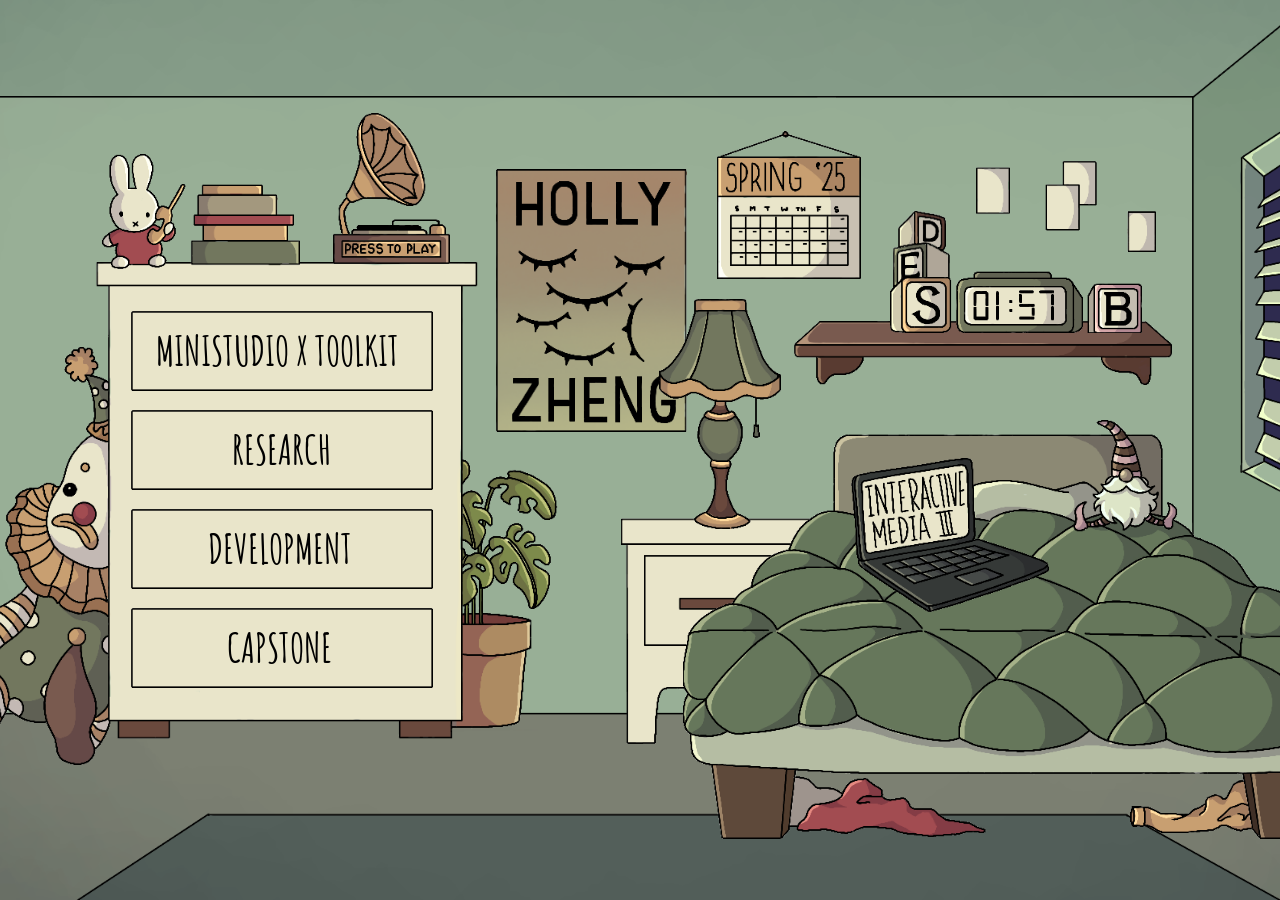
<file: index.html>
<!DOCTYPE html>
<html lang="en">
<head>
    <meta charset="UTF-8">
    <meta name="viewport" content="width=device-width, initial-scale=1.0">
    <title>Portal Page</title>

    <link rel="stylesheet" href="styles.css">

    <link rel="preconnect" href="https://fonts.googleapis.com">
    <link rel="preconnect" href="https://fonts.gstatic.com" crossorigin>
    <link href="https://fonts.googleapis.com/css2?family=Amatic+SC:wght@400;700&family=Patrick+Hand+SC&display=swap" rel="stylesheet">
</head>

<body>
    <div id="screen">
        <img src="images/bg-light.PNG" alt="background" id="bg">

    <div class="container">
        <img src="images/paper-light.PNG" alt="paper" id="paper" class="scalable">

        <img src="images/shelf-light.PNG" alt="shelf" id="shelf" class="scalable">

        <img src="images/des-light.PNG" alt="des" id="des" class="scalable">

        <img src="images/calendar-light.PNG" alt="calendar" id="cal" class="scalable">

        <img src="images/poster-light.PNG" alt="poster" id="poster" class="scalable">

        <img src="images/nightstand-light.PNG" alt="nightstand" id="nightstand" class="scalable">

        <img src="images/monster-light.PNG" alt="clothes" id="clotheslight" class="scalable">

        <img src="images/bed-light.PNG" alt="bed" id="bedlight" class="scalable">

        <img src="images/laptop-light.PNG" alt="laptop" id="laptop" class="scalable">

        <img src="images/clown-light.PNG" alt="closet" id="closetlight" class="scalable">

        <img src="images/miffy-light.PNG" alt="miffy" id="miffylight" class="scalable">

        <img src="images/lamp-light.PNG" alt="lamp" id="lamplight" class="scalable">

        <img src="images/record-light.PNG" alt="record" id="musiclight" class="scalable">

        
        <img src="images/drawer-light.PNG" alt="drawer" id="drawerlight1">
        <img src="images/drawer-light.PNG" alt="drawer" id="drawerlight2">
        <img src="images/drawer-light.PNG" alt="drawer" id="drawerlight3">
        <img src="images/drawer-light.PNG" alt="drawer" id="drawerlight4">

        <h2 id="text1" class="text">MINISTUDIO X TOOLKIT</h2>
        <h2 id="text2" class="text">RESEARCH</h2>
        <h2 id="text3" class="text">DEVELOPMENT</h2>
        <h2 id="text4" class="text">CAPSTONE</h2>

        <div class="link-group" id="group1">
            <a href="catTV/index.html" id="cattv" class="link hidden">ministudio 1</a>
            <a href="piggybankbreakdown/index.html" id="piggy" class="link hidden">ministudio 2</a>
            <a href="ministudio3/index.html" id="lib" class="link hidden">ministudio 3</a>
            <a href="toolkits/friendslist/index.html" class="link hidden" id="friendslist">friends list</a>
            <a href="toolkits/library-challenge/index.html" class="link hidden" id="library">libraries</a>
        </div>

        <div class="link-group" id="group2">
            <a href="https://www.figma.com/board/UyV6CoCmcp1vwDZda85XML/Capstone-Project-Brainstorming--Copy-?node-id=0-1&p=f&t=Q3f7ZYfSsQCaRRt2-0" id="brainstorm" class="link hidden">project mindmap</a>
            <a href="research/comparison.html" id="comparison" class="link hidden">comparative analysis</a>
            <a href="research/bibliography.html" id="bibliography" class="link hidden">annotated bibliography</a>
            <a href="research/feasibility.html" id="feasibility" class="link hidden">feasibility report</a>
        </div>

        <div class="link-group" id="group3">
            <a href="capstone/idolchase/index.html" id="version1" class="link hidden">version 1</a>
            <a href="capstone/idolchase/index.html" id="usable" class="link hidden"> usability test</a>
            <a href="capstone/idolchase-v2/index.html" id="version2" class="link hidden">version 2</a>
        </div> 

        <div class="link-group" id="group4">
            <a href="capstone/proposal/proposal.html" id="proposal" class="link hidden">proposal</a>
            <a href="capstone/idolchase-v2/index.html" id="final" class="link hidden">Final</a>
            <a href="capstone/case-study-template/index.html" id="casestudy" class="link hidden">case study</a>
        </div> 
    </div>

    <audio id="audio-player"></audio>

    <script src="script.js"></script>
    </div>
</body>
</html>
</file>
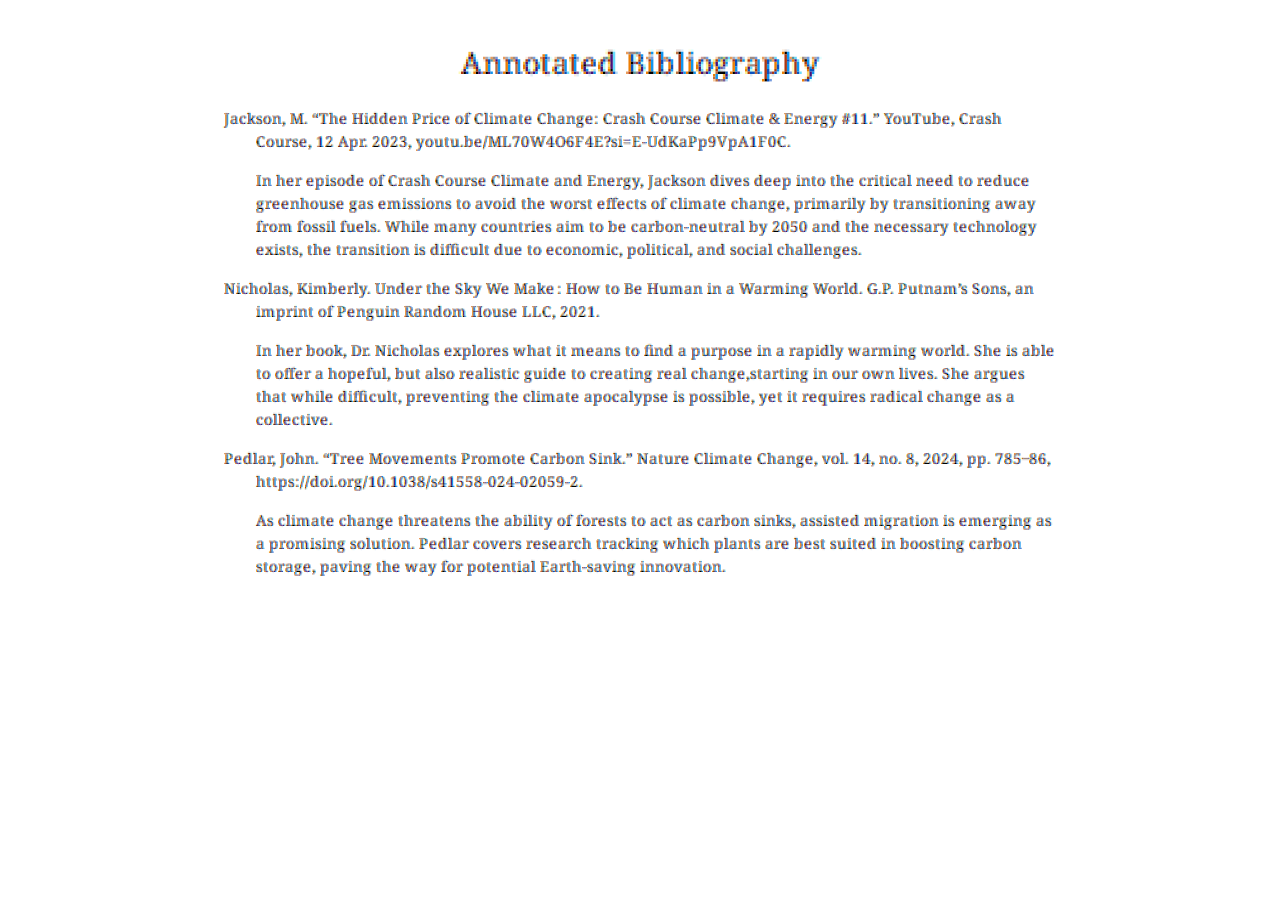
<file: research/bibliography.html>
<!DOCTYPE html>
<html lang="en">
<head>
    <meta charset="UTF-8">
    <meta name="viewport" content="width=device-width, initial-scale=1.0">
    <title>Annotated Bibliography</title>

    <link rel="stylesheet" href="comparison.css">

    <link href="https://fonts.googleapis.com/css2?family=Coral+Pixels&display=swap" rel="stylesheet">
</head>
<body>
    <h1>Annotated Bibliography</h1>
    <p class="citation">Jackson, M. “The Hidden Price of Climate Change: Crash Course Climate & Energy #11.” YouTube, Crash Course, 12 Apr. 2023, youtu.be/ML70W4O6F4E?si=E-UdKaPp9VpA1F0C. </p>

    <p class="annotation">In her episode of Crash Course Climate and Energy, Jackson dives deep into the critical need to reduce greenhouse gas emissions to avoid the worst effects of climate change, primarily by transitioning away from fossil fuels. While many countries aim to be carbon-neutral by 2050 and the necessary technology exists, the transition is difficult due to economic, political, and social challenges.</p>

    <p class="citation">Nicholas, Kimberly. Under the Sky We Make : How to Be Human in a Warming World. G.P. Putnam’s Sons, an imprint of Penguin Random House LLC, 2021.</p>

    <p class="annotation">In her book, Dr. Nicholas explores what it means to find a purpose in a rapidly warming world. She is able to offer a hopeful, but also realistic guide to creating real change,starting in our own lives. She argues that while difficult, preventing the climate apocalypse is possible, yet it requires radical change as a collective.</p>

    <p class="citation">Pedlar, John. “Tree Movements Promote Carbon Sink.” Nature Climate Change, vol. 14, no. 8, 2024, pp. 785–86, https://doi.org/10.1038/s41558-024-02059-2.</p>

    <p class="annotation">As climate change threatens the ability of forests to act as carbon sinks, assisted migration is emerging as a promising solution. Pedlar covers research tracking which plants are best suited in boosting carbon storage, paving the way for potential Earth-saving innovation.</p>
</body>
</html>
</file>
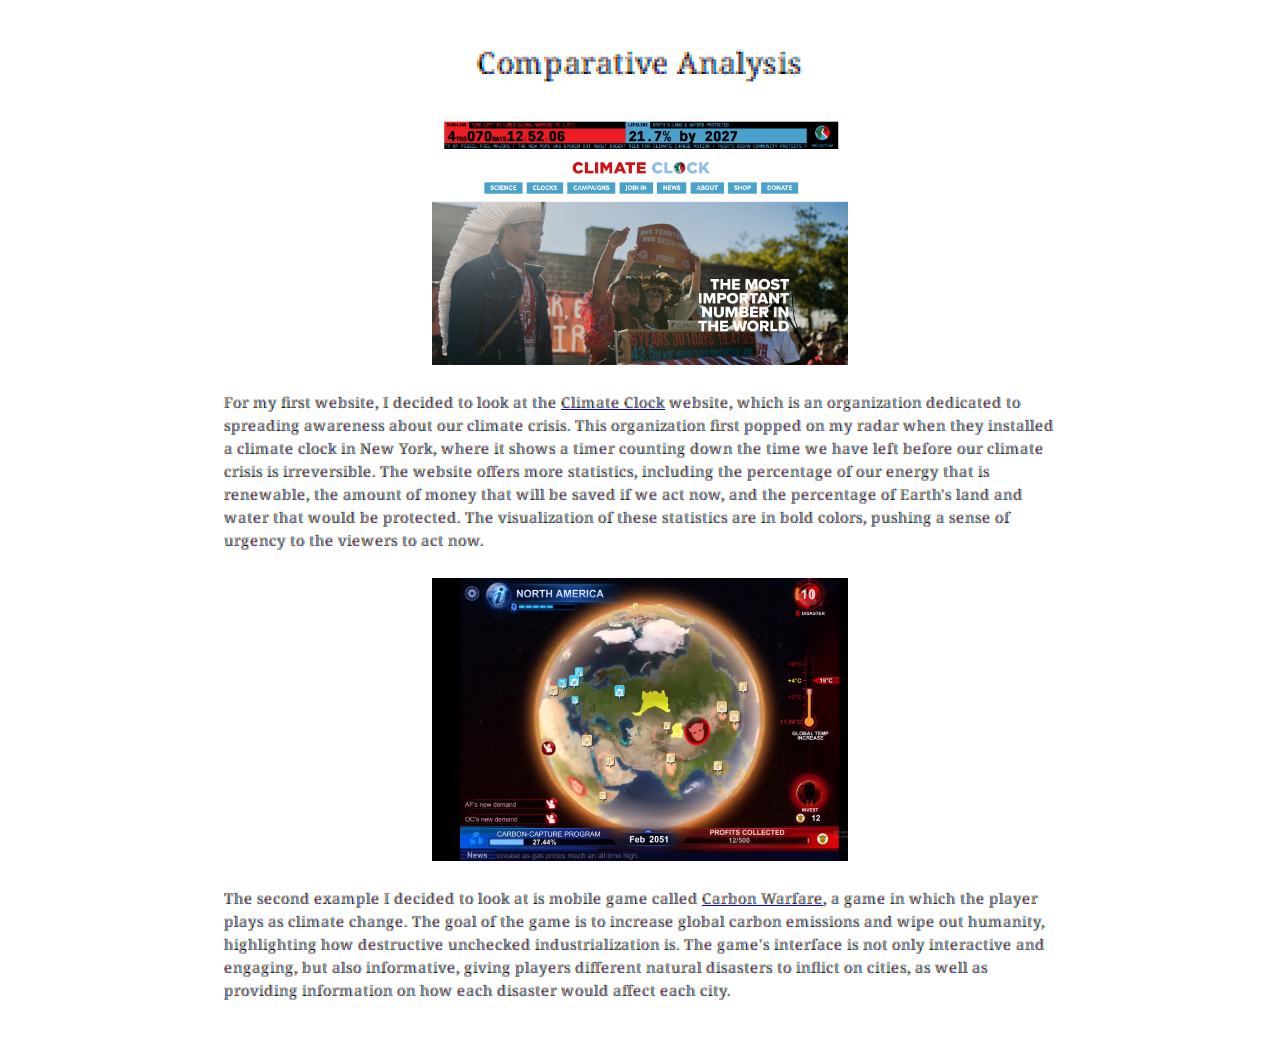
<file: research/comparison.html>
<!DOCTYPE html>
<html lang="en">
<head>
    <meta charset="UTF-8">
    <meta name="viewport" content="width=device-width, initial-scale=1.0">
    <title>Comparative Analysis</title>

    <link rel="stylesheet" href="comparison.css">

    <link href="https://fonts.googleapis.com/css2?family=Coral+Pixels&display=swap" rel="stylesheet">
</head>
<body>
    <h1>Comparative Analysis</h1>

    <img src="images/climateclock.png" alt="climate-clock">

    <p>For my first website, I decided to look at the <a href="https://climateclock.world/">Climate Clock</a> website, which is an organization dedicated to spreading awareness about our climate crisis. This organization first popped on my radar when they installed a climate clock in New York, where it shows a timer counting down the time we have left before our climate crisis is irreversible. The website offers more statistics, including the percentage of our energy that is renewable, the amount of money that will be saved if we act now, and the percentage of Earth's land and water that would be protected. The visualization of these statistics are in bold colors, pushing a sense of urgency to the viewers to act now.</p>

    <img src="images/carbon-warefare.png" alt-="carbon-warefare">

    <p>The second example I decided to look at is mobile game called <a href="https://carbon-warfare.en.softonic.com/android">Carbon Warfare</a>, a game in which the player plays as climate change. The goal of the game is to increase global carbon emissions and wipe out humanity, highlighting how destructive unchecked industrialization is. The game's interface is not only interactive and engaging, but also informative, giving players different natural disasters to inflict on cities, as well as providing information on how each disaster would affect each city.</p>

</body>
</html>
</file>
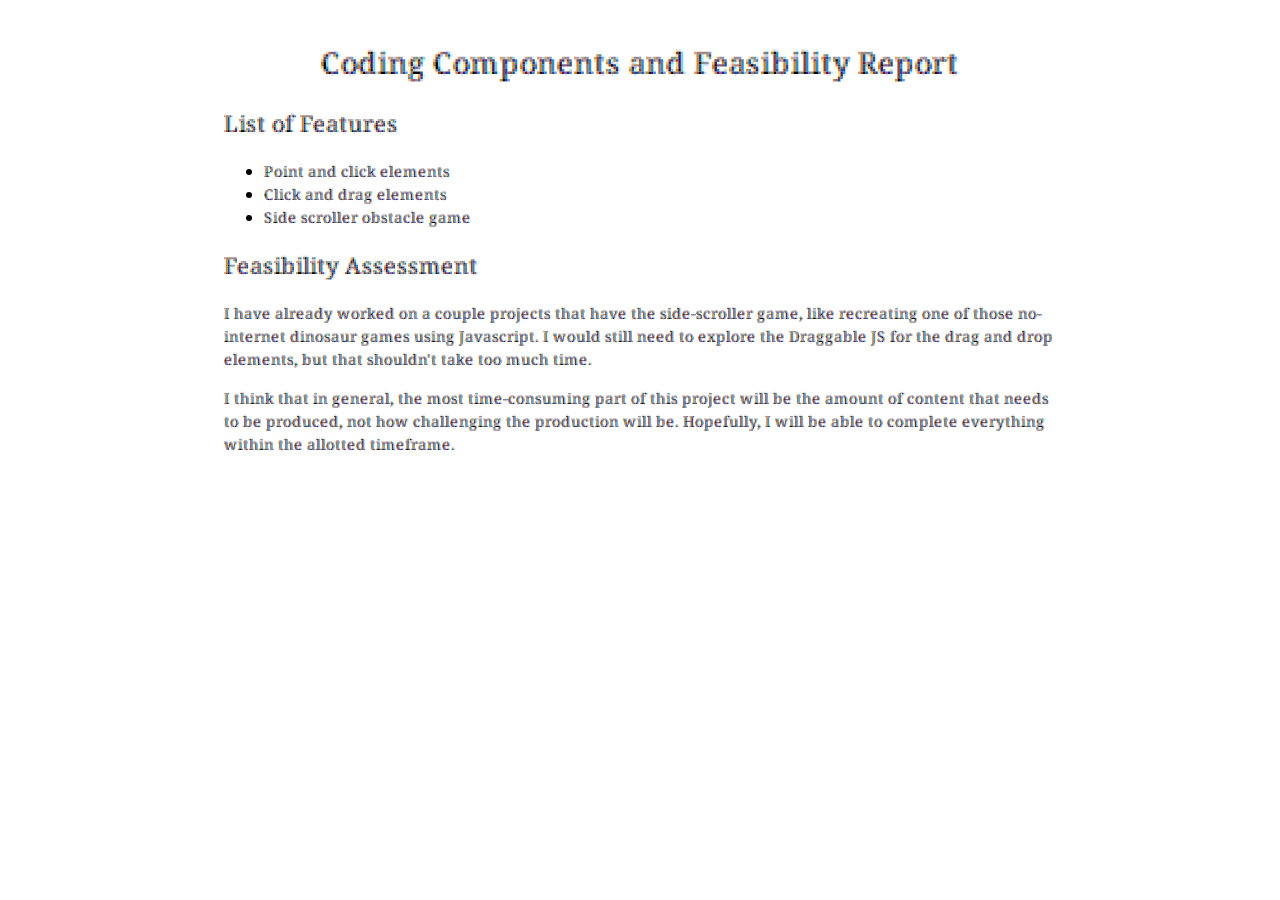
<file: research/feasibility.html>
<!DOCTYPE html>
<html lang="en">
<head>
    <meta charset="UTF-8">
    <meta name="viewport" content="width=device-width, initial-scale=1.0">
    <title>Coding Components and Feasibility Report</title>

    
    <link rel="stylesheet" href="comparison.css">

    <link href="https://fonts.googleapis.com/css2?family=Coral+Pixels&display=swap" rel="stylesheet">
</head>
<body>
    <h1>Coding Components and Feasibility Report</h1>

    <h2>List of Features</h2>
    <ul>
        <li>Point and click elements</li>
        <li>Click and drag elements</li>
        <li>Side scroller obstacle game</li>
    </ul>

    <h2>Feasibility Assessment</h2>
    <p>I have already worked on a couple projects that have the side-scroller game, like recreating one of those no-internet dinosaur games using Javascript. I would still need to explore the Draggable JS for the drag and drop elements, but that shouldn't take too much time.</p>

    <p>I think that in general, the most time-consuming part of this project will be the amount of content that needs to be produced, not how challenging the production will be. Hopefully, I will be able to complete everything within the allotted timeframe.</p>
</body>
</html>
</file>
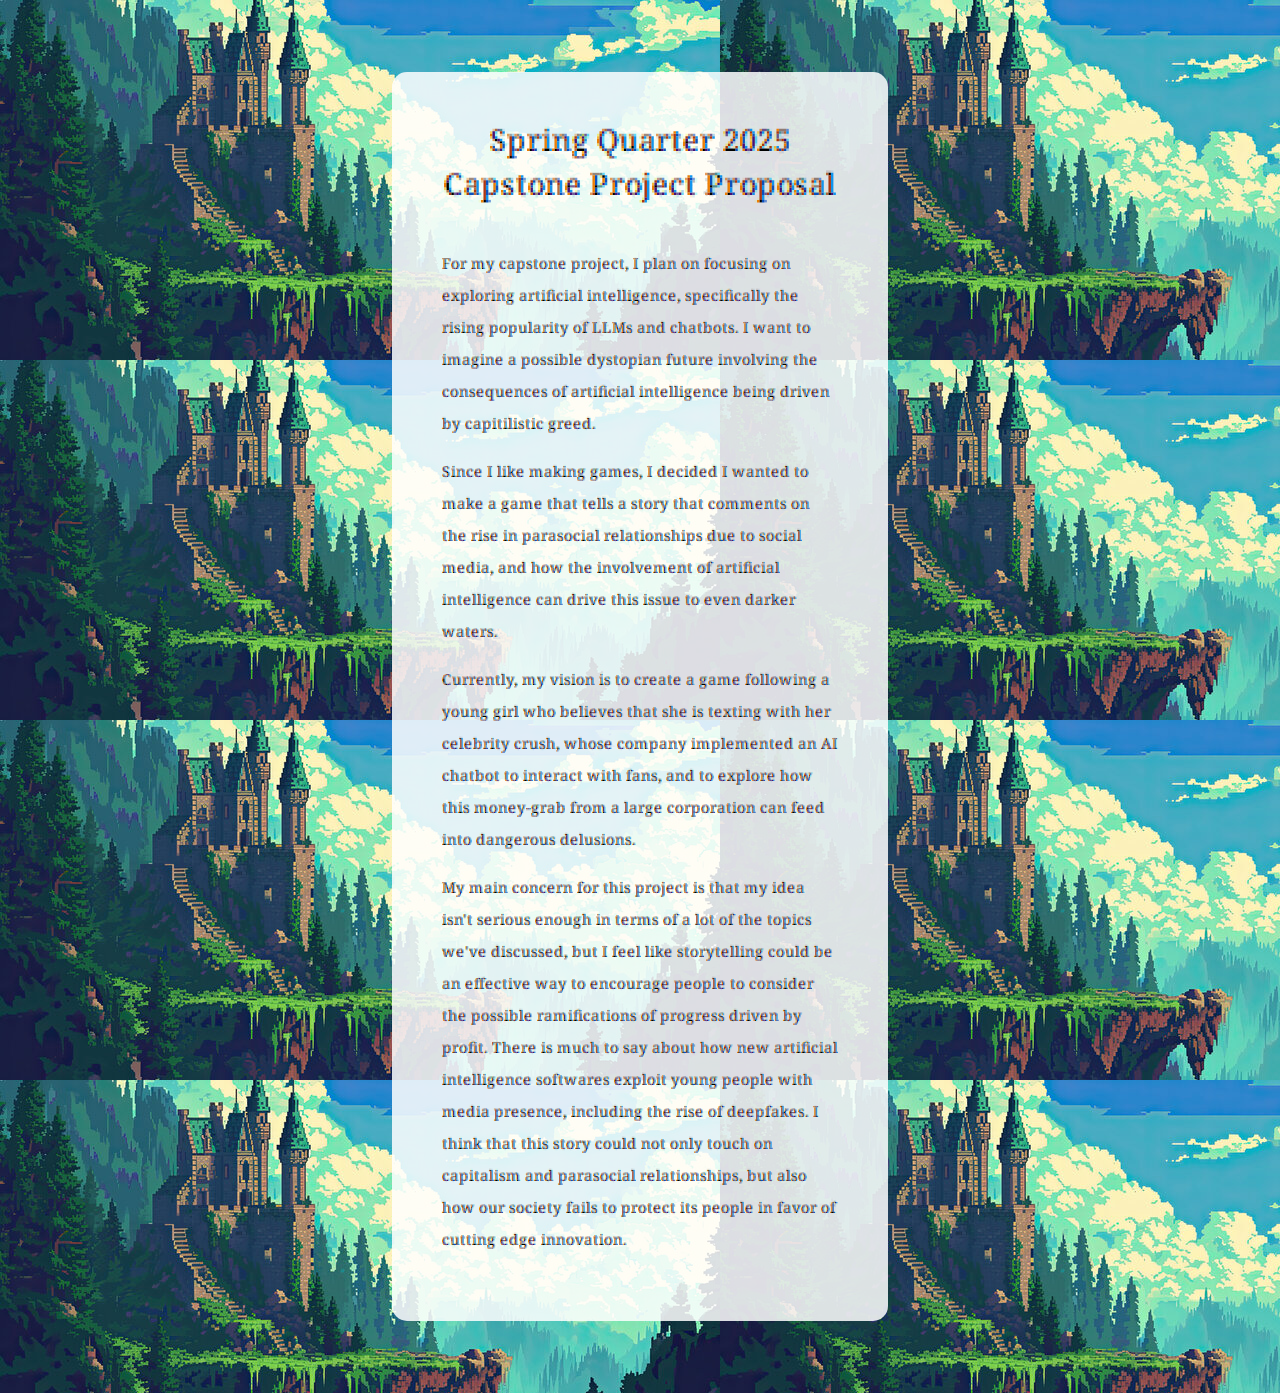
<file: capstone/proposal/proposal.html>
<!DOCTYPE html>
<html lang="en">
<head>
    <meta charset="UTF-8">
    <meta name="viewport" content="width=device-width, initial-scale=1.0">
    <link rel="stylesheet" href="proposal.css">

    <link rel="preconnect" href="https://fonts.googleapis.com">
    <link rel="preconnect" href="https://fonts.gstatic.com" crossorigin>
    <link href="https://fonts.googleapis.com/css2?family=Coral+Pixels&display=swap" rel="stylesheet">

    <title>Capstone Proposal</title>
</head>
<body>
    <div id="text">
        <h1>Spring Quarter 2025 Capstone Project Proposal</h1>

        <p>For my capstone project, I plan on focusing on exploring artificial intelligence, specifically the rising popularity of LLMs and chatbots. I want to imagine a possible dystopian future involving the consequences of artificial intelligence being driven by capitilistic greed.</p>
    
        <p>Since I like making games, I decided I wanted to make a game that tells a  story that comments on the rise in parasocial relationships due to social media, and how the involvement of artificial intelligence can drive this issue to even darker waters.</p>
    
        <p>Currently, my vision is to create a game following a young girl who believes that she is texting with her celebrity crush, whose company implemented an AI chatbot to interact with fans, and to explore how this money-grab from a large corporation can feed into dangerous delusions.</p>
    
        <p>My main concern for this project is that my idea isn't serious enough in terms of a lot of the topics we've discussed, but I feel like storytelling could be an effective way to encourage people to consider the possible ramifications of progress driven by profit. There is much to say about how new artificial intelligence softwares exploit young people with media presence, including the rise of deepfakes. I think that this story could not only touch on capitalism and parasocial relationships, but also how our society fails to protect its people in favor of cutting edge innovation.</p>
        
    </div>

</body>
</html>
</file>
<file: styles.css>
.amatic-sc-regular {
    font-family: "Amatic SC", sans-serif;
    font-weight: 400;
    font-style: normal;
  }
  
.amatic-sc-bold {
    font-family: "Amatic SC", sans-serif;
    font-weight: 700;
    font-style: normal;
}  

.patrick-hand-sc-regular {
    font-family: "Patrick Hand SC", cursive;
    font-weight: 400;
    font-style: normal;
}

body {
    margin: 0;
    padding: 0;
    background-color: black;
}

#screen {
    position: relative;
    height: 100vh;
    overflow: hidden;
}

#bg {
    height: 100vh;
    width: auto;
    position: absolute;
    top: 0;
    left: 50%;
    transform: translateX(-50%);

    z-index: 0;
}

.container {
    position: absolute;
    bottom: 0;
    left: 50%;
    transform: translateX(-50%);
    height: 100vh;

    aspect-ratio: 32 / 15;

    z-index: 1;
    overflow: hidden;
}

.scalable {
    position: absolute;

    width: 100%;
    height: auto;
}

#paper {
    width: 20vh;

    left: 67.5%;
    bottom: 72%;
}

#shelf {
    width: 42vh;

    left: 58%;
    bottom: 57.25%;
}

#des {
    width: 28vh;

    left: 63%;
    bottom: 63%;
}

#cal {
    width: 16vh;

    left: 54%;
    bottom: 69%;
}

#poster {
    width: 21.25vh;

    left: 42.5%;
    bottom: 52%;
}

#nightstand {
    width: 26vh;

    left: 49%;
    bottom: 17%;
}

#bedlight {
    width: 74vh;

    left: 52.25%;
    bottom: 6.75%;
}

#laptop {
    width: 22vh;

    left: 61%;
    bottom: 32%;
}

#closetlight {
    width: 72vh;

    bottom: 15%;
    left: 12%;
}

#miffylight {
    width: 22vh;

    bottom: 70.1%;
    left: 22%;
}

#clotheslight {
    width: 52vh;

    bottom: 7%;
    left: 57.75%;
}

#lamplight {
    width: 13.5vh;
    left: 51%;
    bottom: 41.2%;

    cursor: pointer;
}

#musiclight {
    width: 13vh;
    left: 34%;
    top: 12.5%;

    cursor: pointer;
}

#drawerlight1 {
    position: absolute;
    width: 33.5vh;
    left: 23.5%;;
    top: 34.5%;

    cursor: pointer;
}

#drawerlight2 {
    position: absolute;
    width: 33.5vh;
    left: 23.5%;
    top: 45.5%;

    cursor: pointer;
}

#drawerlight3 {
    position: absolute;
    width: 33.5vh;
    left: 23.5%;
    top: 56.5%;

    cursor: pointer;
}

#drawerlight4 {
    position: absolute;
    width: 33.5vh;
    left: 23.5%;
    top: 67.5%;

    cursor: pointer;
}

.drawer-img1.open {
    width: 36vh !important;
    transform: translate(-2.8%, -50%) !important;
    z-index: 10;
}

.drawer-img.open {
    width: 36vh !important;
    transform: translate(-2.8%, -53%) !important;
    z-index: 10;
}

.text {
    font-family: "Amatic SC";
    position: absolute;
    font-size: 4.5vh;
    font-weight: 1000;

    cursor: pointer;
}

#text1 {
    left: 24.8%;
    top: 32.4%;
}

#text2 {
    left: 28.75%;
    top: 43.4%;
}

#text3 {
    left: 27.5%;
    top: 54.4%;
}

#text4 {
    left: 28.5%;
    top: 65.4%;
}

.text.enlarge {
    transform: scale(1.15);
    z-index: 100;
}

.link {
    position: absolute;
    z-index: 1000;

    left: 24%;
    top: 23.65%;

    font-family: "Patrick Hand SC";
    text-decoration: none;
    color: black;

    font-size: 2.1vh;
    letter-spacing: 0.3vh;
    font-weight: 100 !important;

    cursor: pointer;
}

#piggy {
    top: 26%;
}

#lib {
    top: 28.75%;
}

#brainstorm {
    top: 34.5%;
    letter-spacing: 0.04rem;
}

#friendslist {
    left: 33%;
}

#library {
    left: 33%;
    top: 26%;
    letter-spacing: 0.08rem;
}

#proposal {
    left: 25%;
    top: 56.5%;
}

#comparison {
    top: 37.25%;
    letter-spacing: 0.001rem;
    left: 23.4%;
}

#bibliography {
    top: 40%;
    letter-spacing: 0.0001rem;
    left: 23.37%;
}

#feasibility {
    top: 34.5%;
    left: 32.5%;
    letter-spacing: 0.02rem;
}

#version1 {
    top: 45.75%;
    left: 25%;
}

#version2 {
    top: 50.75%;
    left: 25%;
}

#usable {
    top: 48.25%;
}

#final {
    top: 59.3%;
    left: 26%;
}

#casestudy {
    top: 61.75%;
    left: 24.75%;
}

.hidden {
    opacity: 0;
}

.showing {
    opacity: 1;
}
</file>
<file: research/comparison.css>
body {
    width: 65%;
    display: block;
    margin: auto;

    font-family: "Coral Pixels";
    padding: 20px;
}

h1 {
    text-align: center;
}

img {
    width: 50%;
    display: block;
    margin: auto;
    padding: 10px;
}

.citation {
    /* hanging indent */
    padding-left: 2rem;
    text-indent: -2rem;
}

.annotation {
    padding-left: 2rem;
}
</file>
<file: capstone/proposal/proposal.css>
.coral-pixels-regular {
    font-family: "Coral Pixels", serif;
    font-weight: 400;
    font-style: normal;
}
  
body {
    padding: 5% 30%;
    font-family: "Coral Pixels";
    background: url(images/bg.jpg);
}

h1 {
    text-align: center;
    padding-bottom: 5%;
}

p {
    line-height: 2rem;
}

#text {
    background-color: rgb(255,255,255,0.85);
    padding: 5% 10% 10% 10%;
    border-radius: 15px;
}
</file>
